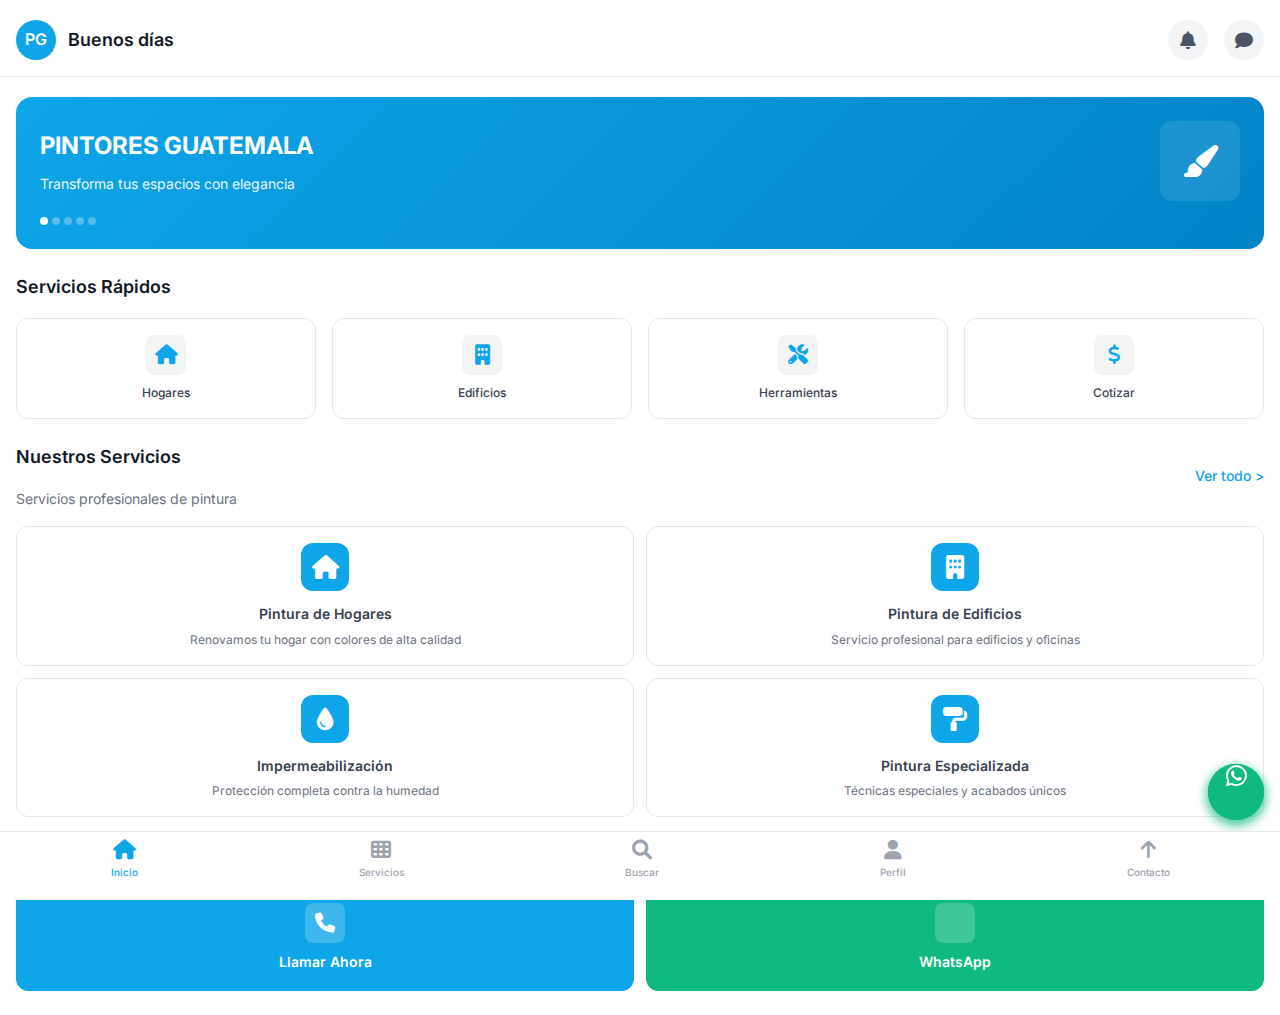
<file: app.html>
<!DOCTYPE html>
<html lang="es">
<head>
    <meta charset="UTF-8">
    <meta name="viewport" content="width=device-width, initial-scale=1.0">
    <title>Pintores Guatemala | App</title>
    <meta name="description" content="Pintores Guatemala, servicio de Pintor Profesional de Casas, Edificios, Bodegas, Oficinas, Rótulos, Fachadas. Para cotización llama al 5967-1304.">
    <link href="https://fonts.googleapis.com/css2?family=Inter:wght@300;400;500;600;700&display=swap" rel="stylesheet">
    <link rel="stylesheet" href="https://cdnjs.cloudflare.com/ajax/libs/font-awesome/6.0.0/css/all.min.css">
    <style>
        :root {
            --primary: #0EA5E9;
            --primary-dark: #0284C7;
            --primary-light: #38BDF8;
            --white: #FFFFFF;
            --gray-50: #F9FAFB;
            --gray-100: #F3F4F6;
            --gray-200: #E5E7EB;
            --gray-300: #D1D5DB;
            --gray-400: #9CA3AF;
            --gray-500: #6B7280;
            --gray-600: #4B5563;
            --gray-700: #374151;
            --gray-800: #1F2937;
            --gray-900: #111827;
            --success: #10B981;
            --warning: #F59E0B;
            --error: #EF4444;
        }

        * {
            margin: 0;
            padding: 0;
            box-sizing: border-box;
        }

        body {
            font-family: 'Inter', sans-serif;
            background: var(--white);
            color: var(--gray-800);
            line-height: 1.6;
            overflow-x: hidden;
            scroll-behavior: auto;
        }

        html {
            scroll-behavior: auto;
        }

        /* Header */
        .app-header {
            background: var(--white);
            padding: 20px 16px 16px;
            border-bottom: 1px solid var(--gray-200);
            position: sticky;
            top: 0;
            z-index: 100;
        }


        .header-content {
            display: flex;
            justify-content: space-between;
            align-items: center;
        }

        .user-greeting {
            display: flex;
            align-items: center;
            gap: 12px;
        }

        .user-avatar {
            width: 40px;
            height: 40px;
            border-radius: 50%;
            background: var(--primary);
            display: flex;
            align-items: center;
            justify-content: center;
            color: var(--white);
            font-weight: 600;
        }

        .user-info h2 {
            font-size: 18px;
            font-weight: 600;
            color: var(--gray-900);
        }

        .header-actions {
            display: flex;
            gap: 16px;
        }

        .action-btn {
            width: 40px;
            height: 40px;
            border-radius: 50%;
            background: var(--gray-100);
            border: none;
            display: flex;
            align-items: center;
            justify-content: center;
            color: var(--gray-600);
            font-size: 18px;
        }


        /* Hero Banner */
        .hero-banner {
            background: linear-gradient(135deg, var(--primary) 0%, var(--primary-dark) 100%);
            margin: 20px 16px 24px;
            border-radius: 16px;
            padding: 24px;
            color: var(--white);
            position: relative;
            overflow: hidden;
        }

        .banner-content {
            display: flex;
            justify-content: space-between;
            align-items: center;
        }

        .banner-text h1 {
            font-size: 24px;
            font-weight: 700;
            margin-bottom: 8px;
        }

        .banner-text p {
            font-size: 14px;
            opacity: 0.9;
        }

        .banner-image {
            width: 80px;
            height: 80px;
            background: rgba(255, 255, 255, 0.1);
            border-radius: 12px;
            display: flex;
            align-items: center;
            justify-content: center;
            font-size: 32px;
        }

        .banner-dots {
            display: flex;
            gap: 4px;
            margin-top: 16px;
        }

        .dot {
            width: 8px;
            height: 8px;
            border-radius: 50%;
            background: rgba(255, 255, 255, 0.3);
        }

        .dot.active {
            background: var(--white);
        }

        /* Quick Actions */
        .quick-actions {
            padding: 0 16px 24px;
        }

        .section-title {
            font-size: 18px;
            font-weight: 600;
            color: var(--gray-900);
            margin-bottom: 16px;
        }

        .actions-grid {
            display: grid;
            grid-template-columns: repeat(4, 1fr);
            gap: 16px;
        }

        .action-card {
            background: var(--white);
            border: 1px solid var(--gray-200);
            border-radius: 12px;
            padding: 16px 8px;
            text-align: center;
            text-decoration: none;
            color: var(--gray-700);
            transition: all 0.2s;
        }

        .action-card:hover {
            border-color: var(--primary);
            transform: translateY(-2px);
        }

        .action-icon {
            width: 40px;
            height: 40px;
            background: var(--gray-100);
            border-radius: 8px;
            display: flex;
            align-items: center;
            justify-content: center;
            margin: 0 auto 8px;
            font-size: 20px;
            color: var(--primary);
        }

        .action-label {
            font-size: 12px;
            font-weight: 500;
        }

        /* Services Section */
        .services-section {
            padding: 0 16px 24px;
        }

        .section-header {
            display: flex;
            justify-content: space-between;
            align-items: center;
            margin-bottom: 16px;
        }

        .section-subtitle {
            font-size: 14px;
            color: var(--gray-500);
        }

        .see-all {
            color: var(--primary);
            font-size: 14px;
            font-weight: 500;
            text-decoration: none;
        }

        .services-grid {
            display: grid;
            grid-template-columns: repeat(2, 1fr);
            gap: 12px;
        }

        .service-card {
            background: var(--white);
            border: 1px solid var(--gray-200);
            border-radius: 12px;
            padding: 16px;
            text-align: center;
            text-decoration: none;
            color: var(--gray-700);
            transition: all 0.2s;
        }

        .service-card:hover {
            border-color: var(--primary);
            transform: translateY(-2px);
        }

        .service-icon {
            width: 48px;
            height: 48px;
            background: var(--primary);
            border-radius: 12px;
            display: flex;
            align-items: center;
            justify-content: center;
            margin: 0 auto 12px;
            color: var(--white);
            font-size: 24px;
        }

        .service-name {
            font-size: 14px;
            font-weight: 600;
            margin-bottom: 4px;
        }

        .service-desc {
            font-size: 12px;
            color: var(--gray-500);
        }

        /* Contact Section */
        .contact-section {
            padding: 0 16px 24px;
        }

        .contact-cards {
            display: grid;
            grid-template-columns: repeat(2, 1fr);
            gap: 12px;
        }

        .contact-card {
            background: var(--white);
            border: 1px solid var(--gray-200);
            border-radius: 12px;
            padding: 16px;
            text-align: center;
            text-decoration: none;
            color: var(--gray-700);
            transition: all 0.2s;
        }

        .contact-card:hover {
            border-color: var(--primary);
        }

        .contact-card.whatsapp {
            background: var(--success);
            color: var(--white);
            border-color: var(--success);
        }

        .contact-card.phone {
            background: var(--primary);
            color: var(--white);
            border-color: var(--primary);
        }

        .contact-icon {
            width: 40px;
            height: 40px;
            background: rgba(255, 255, 255, 0.2);
            border-radius: 8px;
            display: flex;
            align-items: center;
            justify-content: center;
            margin: 0 auto 8px;
            font-size: 20px;
        }

        .contact-label {
            font-size: 14px;
            font-weight: 600;
        }

        /* Bottom Navigation */
        .bottom-nav {
            position: fixed;
            bottom: 0;
            left: 0;
            right: 0;
            background: var(--white);
            border-top: 1px solid var(--gray-200);
            padding: 8px 0 20px;
            display: flex;
            justify-content: space-around;
            z-index: 100;
        }

        .nav-item {
            display: flex;
            flex-direction: column;
            align-items: center;
            gap: 4px;
            text-decoration: none;
            color: var(--gray-400);
            transition: color 0.2s;
        }

        .nav-item.active {
            color: var(--primary);
        }

        .nav-icon {
            font-size: 20px;
        }

        .nav-label {
            font-size: 10px;
            font-weight: 500;
        }

        /* Floating Action Button */
        .fab {
            position: fixed;
            bottom: 80px;
            right: 16px;
            width: 56px;
            height: 56px;
            background: var(--success);
            border-radius: 50%;
            border: none;
            color: var(--white);
            font-size: 24px;
            box-shadow: 0 4px 12px rgba(16, 185, 129, 0.4);
            z-index: 99;
            cursor: pointer;
            transition: all 0.2s;
        }

        .fab:hover {
            transform: scale(1.1);
        }

        /* Responsive */
        @media (max-width: 480px) {
            .services-grid {
                grid-template-columns: 1fr;
            }
            
            .contact-cards {
                grid-template-columns: 1fr;
            }
        }

        /* Animations */
        @keyframes fadeInUp {
            from {
                opacity: 0;
                transform: translateY(20px);
            }
            to {
                opacity: 1;
                transform: translateY(0);
            }
        }

        .fade-in {
            animation: fadeInUp 0.6s ease-out;
        }
    </style>
</head>
<body>
    <!-- Header -->
    <header class="app-header">
        
        <div class="header-content">
            <div class="user-greeting">
                <div class="user-avatar">PG</div>
                <div class="user-info">
                    <h2>Buenos días</h2>
                </div>
            </div>
            <div class="header-actions">
                <button class="action-btn">
                    <i class="fas fa-bell"></i>
                </button>
                <button class="action-btn">
                    <i class="fas fa-comment"></i>
                </button>
            </div>
        </div>
    </header>


    <!-- Hero Banner -->
    <section class="hero-banner">
        <div class="banner-content">
            <div class="banner-text">
                <h1>PINTORES GUATEMALA</h1>
                <p>Transforma tus espacios con elegancia</p>
            </div>
            <div class="banner-image">
                <i class="fas fa-paint-brush"></i>
            </div>
        </div>
        <div class="banner-dots">
            <div class="dot active"></div>
            <div class="dot"></div>
            <div class="dot"></div>
            <div class="dot"></div>
            <div class="dot"></div>
        </div>
    </section>

    <!-- Quick Actions -->
    <section class="quick-actions">
        <h3 class="section-title">Servicios Rápidos</h3>
        <div class="actions-grid">
            <a href="#servicios" class="action-card">
                <div class="action-icon">
                    <i class="fas fa-home"></i>
                </div>
                <div class="action-label">Hogares</div>
            </a>
            <a href="#servicios" class="action-card">
                <div class="action-icon">
                    <i class="fas fa-building"></i>
                </div>
                <div class="action-label">Edificios</div>
            </a>
            <a href="#servicios" class="action-card">
                <div class="action-icon">
                    <i class="fas fa-tools"></i>
                </div>
                <div class="action-label">Herramientas</div>
            </a>
            <a href="#contacto" class="action-card">
                <div class="action-icon">
                    <i class="fas fa-dollar-sign"></i>
                </div>
                <div class="action-label">Cotizar</div>
            </a>
        </div>
    </section>

    <!-- Services Section -->
    <section class="services-section">
        <div class="section-header">
            <div>
                <h3 class="section-title">Nuestros Servicios</h3>
                <p class="section-subtitle">Servicios profesionales de pintura</p>
            </div>
            <a href="#servicios" class="see-all">Ver todo ></a>
        </div>
        <div class="services-grid">
            <a href="#servicios" class="service-card">
                <div class="service-icon">
                    <i class="fas fa-home"></i>
                </div>
                <div class="service-name">Pintura de Hogares</div>
                <div class="service-desc">Renovamos tu hogar con colores de alta calidad</div>
            </a>
            <a href="#servicios" class="service-card">
                <div class="service-icon">
                    <i class="fas fa-building"></i>
                </div>
                <div class="service-name">Pintura de Edificios</div>
                <div class="service-desc">Servicio profesional para edificios y oficinas</div>
            </a>
            <a href="#servicios" class="service-card">
                <div class="service-icon">
                    <i class="fas fa-tint"></i>
                </div>
                <div class="service-name">Impermeabilización</div>
                <div class="service-desc">Protección completa contra la humedad</div>
            </a>
            <a href="#servicios" class="service-card">
                <div class="service-icon">
                    <i class="fas fa-paint-roller"></i>
                </div>
                <div class="service-name">Pintura Especializada</div>
                <div class="service-desc">Técnicas especiales y acabados únicos</div>
            </a>
        </div>
    </section>

    <!-- Contact Section -->
    <section class="contact-section">
        <h3 class="section-title">Contacto</h3>
        <div class="contact-cards">
            <a href="tel:59671304" class="contact-card phone">
                <div class="contact-icon">
                    <i class="fas fa-phone"></i>
                </div>
                <div class="contact-label">Llamar Ahora</div>
            </a>
            <a href="https://wa.me/50259671304" class="contact-card whatsapp">
                <div class="contact-icon">
                    <i class="fab fa-whatsapp"></i>
                </div>
                <div class="contact-label">WhatsApp</div>
            </a>
        </div>
    </section>

    <!-- Floating Action Button -->
    <button class="fab" onclick="window.open('https://wa.me/50259671304', '_blank')">
        <i class="fab fa-whatsapp"></i>
    </button>

    <!-- Bottom Navigation -->
    <nav class="bottom-nav">
        <a href="#inicio" class="nav-item active">
            <i class="fas fa-home nav-icon"></i>
            <span class="nav-label">Inicio</span>
        </a>
        <a href="#servicios" class="nav-item">
            <i class="fas fa-th nav-icon"></i>
            <span class="nav-label">Servicios</span>
        </a>
        <a href="#buscar" class="nav-item">
            <i class="fas fa-search nav-icon"></i>
            <span class="nav-label">Buscar</span>
        </a>
        <a href="#perfil" class="nav-item">
            <i class="fas fa-user nav-icon"></i>
            <span class="nav-label">Perfil</span>
        </a>
        <a href="#contacto" class="nav-item">
            <i class="fas fa-arrow-up nav-icon"></i>
            <span class="nav-label">Contacto</span>
        </a>
    </nav>

    <script>
        // Smooth scrolling for navigation links
        document.querySelectorAll('a[href^="#"]').forEach(anchor => {
            anchor.addEventListener('click', function (e) {
                e.preventDefault();
                const target = document.querySelector(this.getAttribute('href'));
                if (target) {
                    target.scrollIntoView({
                        behavior: 'auto',
                        block: 'start'
                    });
                }
            });
        });

        // Add fade-in animation to elements
        const observerOptions = {
            threshold: 0.1,
            rootMargin: '0px 0px -50px 0px'
        };

        const observer = new IntersectionObserver((entries) => {
            entries.forEach(entry => {
                if (entry.isIntersecting) {
                    entry.target.classList.add('fade-in');
                }
            });
        }, observerOptions);

        // Observe all sections
        document.querySelectorAll('section').forEach(section => {
            observer.observe(section);
        });
    </script>
</body>
</html>
</file>
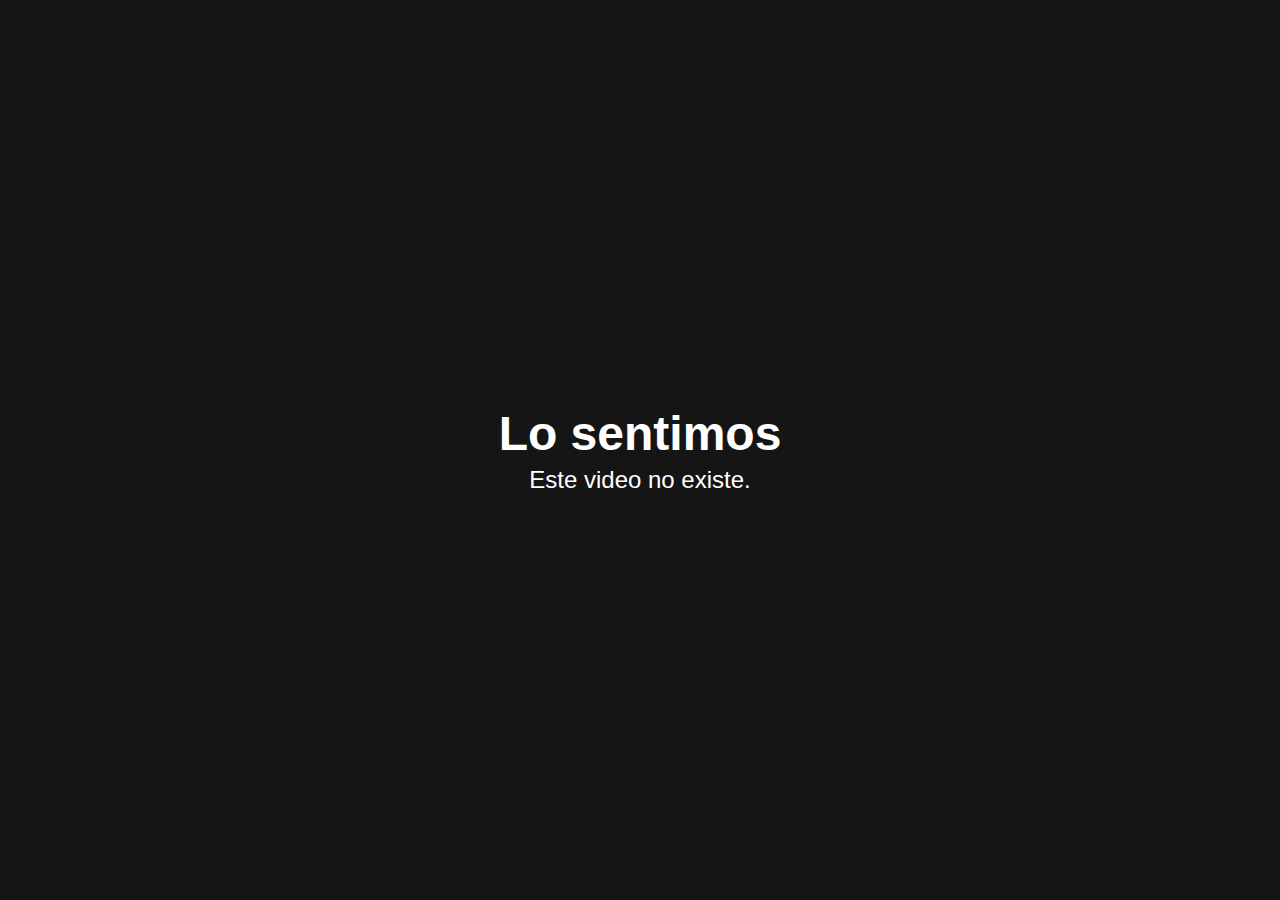
<file: Pintores Guatemala _ Cotización al 5967-1304_files/293712185.html>
<!DOCTYPE html>
<!-- saved from url=(0046)https://player.vimeo.com/video/293712185?api=1 -->
<html lang="es"><script src="chrome-extension://eppiocemhmnlbhjplcgkofciiegomcon/libs/extend-native-history-api.js"></script><script src="chrome-extension://eppiocemhmnlbhjplcgkofciiegomcon/libs/requests.js"></script><head><meta http-equiv="Content-Type" content="text/html; charset=UTF-8">

<title>Lo sentimos</title>
<style>
    body, html {
        width: 100%;
        height: 100%;
        margin: 0;
        padding: 0;
        background-color: #151515;
        overflow: hidden;
    }

    body {
        text-align: center;
        font-family: 'Helvetica Neue', 'Helvetica', 'Arial', sans-serif;
        color: white;
    }

	#horizon {
        display: table;
        height: 100%;
        position: static;
        width: 100%;
    }

	#sun {
        display: table-cell;
        vertical-align: middle;
        position: static;
        margin: 0 auto;
    }

    code {
      background-color: #302f2f;
      border-radius: 5px;
      display: inline-block;
      width: 45%;
      margin: 10px auto;
      padding: 5px;
      text-wrap: wrap;
    }

    h1, p, a {
        margin: 0 auto;
        max-width: 80%;
    }

    h1, p {
        display: block;
    }

    h1 {
        font-size: 48px;
        margin-bottom: 5px;
    }

    p {
        font-size: 24px;
        max-width: 475px;
    }

    a {
        color: #4bf;
        text-decoration: none;
    }

    a[role="button"] {
        margin-top: 15px;
        display: inline-block;
        color: #fff;
        font-weight: bold;
        padding: 10px 20px;
        border-radius: 5px;
        background: #4bf;
        text-shadow: none;
        font-size: 16px;
    }

    a[role="button"]:active {
        background: #3795cc;
    }

    .smaller p {
        font-size: 18px;
    }

    .smaller h1 {
        font-size: 42px;
    }

    @media (max-width: 499px) {
        p {
            font-size: 16px;
            line-height: 1.4;
            max-width: 290px;
        }

        a[role="button"] {
            font-size: 16px;
            padding: 7px 15px;
        }

        .smaller p {
            font-size: 15px;
        }

        .smaller a[role="button"] {
            font-size: 14px;
        }

        .smaller h1 {
            font-size: 36px;
        }
    }

    @media (max-width: 300px) {
        h1 {
            font-size: 36px;
        }

        p {
            font-size: 14px;
            line-height: 1.4;
            max-width: 250px;
        }

        a[role="button"] {
            margin-top: 10px;
            font-size: 14px;
        }

        .smaller p {
            font-size: 12px;
        }

        .smaller a[role="button"] {
            font-size: 12px;
        }

        .smaller h1 {
            font-size: 28px;
        }
    }
</style>

</head>
  <body class="" __processed_4c630f2d-2be8-4774-8ba8-a82a934200db__="true">
	<div id="horizon">
		<div id="sun">
      <h1>Lo sentimos</h1>
      <p>Este video no existe.</p>
      
      
    </div>
  </div>
    <script>
        
        window.parent.postMessage({
            event: 'error',
            data: {
              message: 'Este video no existe.',
              name: 'NotFoundError',
              method: 'ready',
            },
        }, document.referrer || '*');
    </script>

</body></html>
</file>
